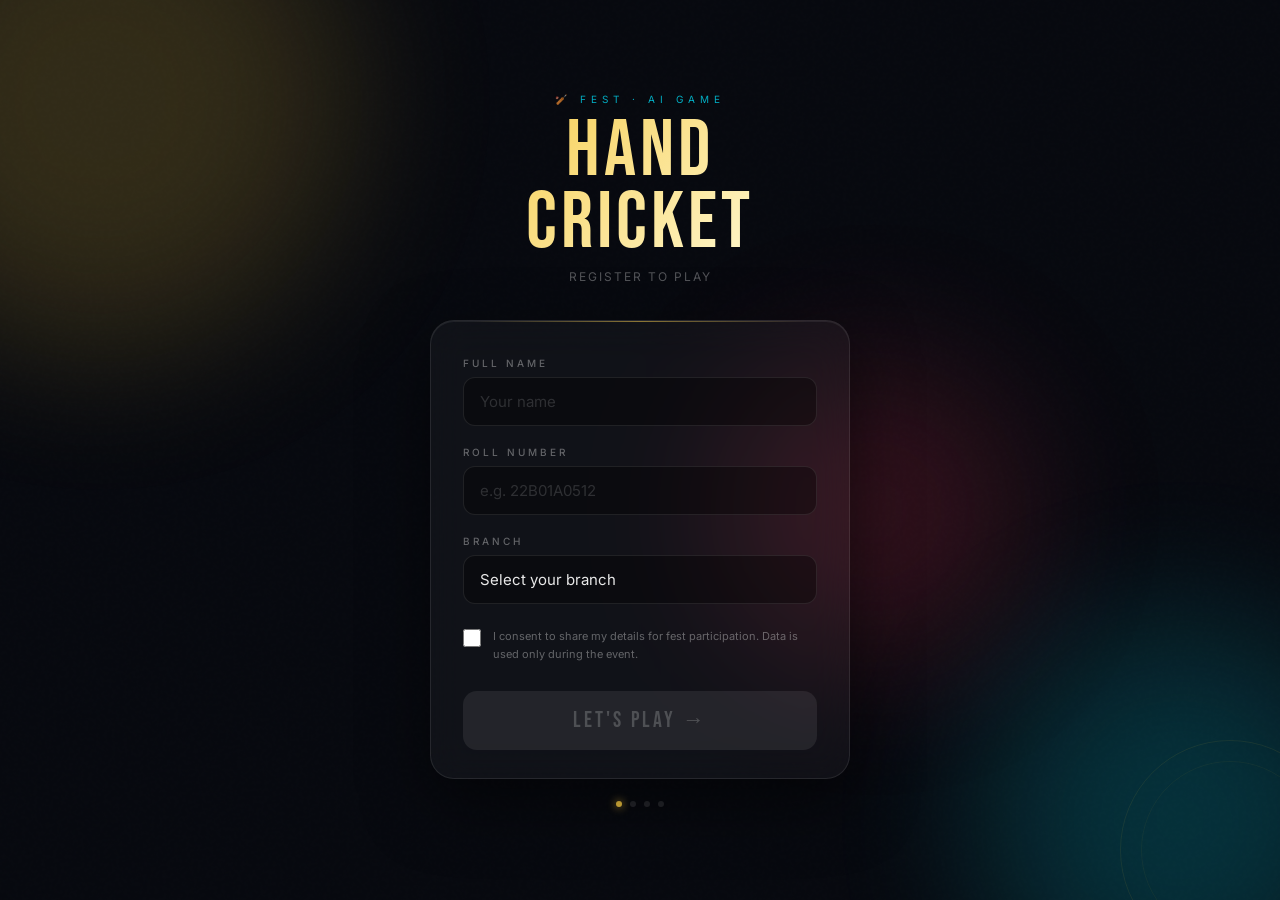
<file: index.html>
<!DOCTYPE html>
<html lang="en">
<head>
  <meta charset="UTF-8">
  <title>AI Hand Cricket | Register</title>
  <meta name="viewport" content="width=device-width, initial-scale=1.0">
  <link href="https://fonts.googleapis.com/css2?family=Bebas+Neue&family=Inter:wght@300;400;500;600&display=swap" rel="stylesheet">
  <style>
    *, *::before, *::after { margin:0; padding:0; box-sizing:border-box; }

    :root {
      --gold: #f5c842;
      --cyan: #00e5ff;
      --red: #ff3b5c;
      --bg: #07090f;
      --card: rgba(255,255,255,0.04);
      --border: rgba(255,255,255,0.09);
      --text: #e8e8e8;
    }

    body {
      background: var(--bg);
      min-height: 100vh;
      display: flex;
      align-items: center;
      justify-content: center;
      font-family: 'Inter', sans-serif;
      color: var(--text);
      overflow: hidden;
      position: relative;
    }

    /* Animated background blobs */
    .blob {
      position: fixed;
      border-radius: 50%;
      filter: blur(80px);
      opacity: 0.18;
      pointer-events: none;
      animation: drift 18s ease-in-out infinite;
    }
    .blob1 { width: 500px; height: 500px; background: var(--gold); top: -150px; left: -150px; animation-delay: 0s; }
    .blob2 { width: 400px; height: 400px; background: var(--cyan); bottom: -120px; right: -100px; animation-delay: -6s; }
    .blob3 { width: 300px; height: 300px; background: var(--red); top: 40%; right: 20%; animation-delay: -12s; }
    @keyframes drift {
      0%, 100% { transform: translate(0,0) scale(1); }
      33%       { transform: translate(30px,-40px) scale(1.07); }
      66%       { transform: translate(-20px,30px) scale(0.95); }
    }

    /* Grain overlay */
    body::after {
      content: '';
      position: fixed;
      inset: 0;
      background-image: url("data:image/svg+xml,%3Csvg viewBox='0 0 256 256' xmlns='http://www.w3.org/2000/svg'%3E%3Cfilter id='noise'%3E%3CfeTurbulence type='fractalNoise' baseFrequency='0.9' numOctaves='4' stitchTiles='stitch'/%3E%3C/filter%3E%3Crect width='100%25' height='100%25' filter='url(%23noise)' opacity='0.04'/%3E%3C/svg%3E");
      pointer-events: none;
      z-index: 0;
      opacity: 0.35;
    }

    .page { position: relative; z-index: 1; width: 100%; max-width: 460px; padding: 20px; }

    /* Header */
    .header { text-align: center; margin-bottom: 36px; }
    .eyebrow {
      font-size: 10px;
      letter-spacing: 5px;
      text-transform: uppercase;
      color: var(--cyan);
      margin-bottom: 10px;
      opacity: 0.75;
    }
    .title {
      font-family: 'Bebas Neue', sans-serif;
      font-size: clamp(52px, 12vw, 80px);
      letter-spacing: 4px;
      line-height: 0.9;
      background: linear-gradient(135deg, var(--gold) 0%, #fff8d0 50%, var(--gold) 100%);
      background-size: 200% auto;
      -webkit-background-clip: text;
      -webkit-text-fill-color: transparent;
      animation: shimmer 3s linear infinite;
    }
    @keyframes shimmer { to { background-position: 200% center; } }
    .subtitle {
      margin-top: 10px;
      font-size: 12px;
      color: rgba(255,255,255,0.3);
      letter-spacing: 2px;
      text-transform: uppercase;
    }

    /* Card */
    .card {
      background: var(--card);
      border: 1px solid var(--border);
      border-radius: 24px;
      padding: 36px 32px 28px;
      backdrop-filter: blur(20px);
      box-shadow: 0 24px 64px rgba(0,0,0,0.5), inset 0 1px 0 rgba(255,255,255,0.07);
      position: relative;
      overflow: hidden;
    }
    .card::before {
      content: '';
      position: absolute;
      top: 0; left: 10%; right: 10%;
      height: 1px;
      background: linear-gradient(90deg, transparent, var(--gold), transparent);
      opacity: 0.5;
    }

    /* Fields */
    .field { margin-bottom: 20px; }
    .field label {
      display: block;
      font-size: 10px;
      letter-spacing: 3px;
      text-transform: uppercase;
      color: rgba(255,255,255,0.35);
      margin-bottom: 8px;
      font-weight: 500;
    }
    .field input,
    .field select {
      width: 100%;
      padding: 14px 16px;
      background: rgba(0,0,0,0.35);
      border: 1px solid var(--border);
      border-radius: 12px;
      color: var(--text);
      font-family: 'Inter', sans-serif;
      font-size: 15px;
      outline: none;
      transition: border-color 0.2s, box-shadow 0.2s;
      -webkit-appearance: none;
    }
    .field select option { background: #10141e; color: #fff; }
    .field input::placeholder { color: rgba(255,255,255,0.15); }
    .field input:focus,
    .field select:focus {
      border-color: var(--gold);
      box-shadow: 0 0 0 3px rgba(245,200,66,0.12);
    }
    .field input.valid { border-color: rgba(0,229,255,0.4); }

    /* Consent */
    .consent {
      display: flex;
      align-items: flex-start;
      gap: 12px;
      margin: 24px 0 4px;
    }
    .consent input[type="checkbox"] {
      width: 18px; height: 18px; flex-shrink: 0;
      accent-color: var(--gold);
      margin-top: 1px;
      cursor: pointer;
    }
    .consent label {
      font-size: 11px;
      color: rgba(255,255,255,0.35);
      line-height: 1.6;
      cursor: pointer;
    }

    /* Button */
    .btn {
      width: 100%;
      margin-top: 24px;
      padding: 16px;
      border: none;
      border-radius: 14px;
      font-family: 'Bebas Neue', sans-serif;
      font-size: 22px;
      letter-spacing: 3px;
      cursor: pointer;
      background: linear-gradient(135deg, var(--gold) 0%, #f0a030 100%);
      color: #07090f;
      box-shadow: 0 8px 32px rgba(245,200,66,0.35);
      transition: transform 0.2s, box-shadow 0.2s, opacity 0.2s;
    }
    .btn:hover:not(:disabled) {
      transform: translateY(-2px);
      box-shadow: 0 14px 40px rgba(245,200,66,0.55);
    }
    .btn:disabled {
      background: rgba(255,255,255,0.08);
      color: rgba(255,255,255,0.2);
      box-shadow: none;
      cursor: not-allowed;
    }

    /* Step dots */
    .steps {
      display: flex;
      justify-content: center;
      gap: 8px;
      margin-top: 22px;
    }
    .step-dot {
      width: 6px; height: 6px; border-radius: 50%;
      background: rgba(255,255,255,0.12);
    }
    .step-dot.active { background: var(--gold); box-shadow: 0 0 8px var(--gold); }

    /* Decorative cricket ball */
    .cricket-deco {
      position: fixed;
      bottom: -60px; right: -60px;
      width: 220px; height: 220px;
      border-radius: 50%;
      border: 1px solid rgba(245,200,66,0.08);
      pointer-events: none;
      z-index: 0;
    }
    .cricket-deco::after {
      content: '';
      position: absolute;
      inset: 20px;
      border-radius: 50%;
      border: 1px solid rgba(245,200,66,0.05);
    }

    /* Entrance animation */
    .page { animation: fadeUp 0.7s cubic-bezier(0.22,1,0.36,1) both; }
    @keyframes fadeUp { from { opacity:0; transform:translateY(28px); } to { opacity:1; transform:none; } }
  </style>
</head>
<body>
  <div class="blob blob1"></div>
  <div class="blob blob2"></div>
  <div class="blob blob3"></div>
  <div class="cricket-deco"></div>

  <div class="page">
    <div class="header">
      <div class="eyebrow">🏏 Fest · AI Game</div>
      <div class="title">Hand<br>Cricket</div>
      <div class="subtitle">Register to Play</div>
    </div>

    <div class="card">
      <form id="regForm">
        <div class="field">
          <label>Full Name</label>
          <input type="text" id="name" placeholder="Your name" autocomplete="off" required>
        </div>

        <div class="field">
          <label>Roll Number</label>
          <input type="text" id="rollno" placeholder="e.g. 22B01A0512" autocomplete="off" required>
        </div>

        <div class="field">
          <label>Branch</label>
          <select id="branch" required>
            <option value="">Select your branch</option>
            <option value="CSE">Computer Science and Engineering</option>
            <option value="ECE">Electronics and Communication Engineering</option>
            <option value="EEE">Electrical and Electronics Engineering</option>
            <option value="ME">Mechanical Engineering</option>
            <option value="CH">Chemical Engineering</option>
            <option value="MT">Metallurgical Engineering</option>
            <option value="BT">Biotechnology</option>
            <option value="CE">Civil Engineering</option>
          </select>
        </div>

        <div class="consent">
          <input type="checkbox" id="consent">
          <label for="consent">I consent to share my details for fest participation. Data is used only during the event.</label>
        </div>

        <button class="btn" type="submit" id="submitBtn" disabled>
          Let's Play →
        </button>
      </form>
    </div>

    <div class="steps">
      <div class="step-dot active"></div>
      <div class="step-dot"></div>
      <div class="step-dot"></div>
      <div class="step-dot"></div>
    </div>
  </div>

  <script>
    const form      = document.getElementById("regForm");
    const submitBtn = document.getElementById("submitBtn");
    const consent   = document.getElementById("consent");
    const nameInput = document.getElementById("name");
    const rollInput = document.getElementById("rollno");
    const branch    = document.getElementById("branch");

    function checkValid() {
      submitBtn.disabled = !(
        nameInput.value.trim() &&
        rollInput.value.trim() &&
        branch.value &&
        consent.checked
      );
    }
    [nameInput, rollInput, branch, consent].forEach(el => el.addEventListener("input", checkValid));
    [nameInput, rollInput, branch, consent].forEach(el => el.addEventListener("change", checkValid));

    // Live validation glow
    nameInput.addEventListener("input", () => {
      nameInput.classList.toggle("valid", nameInput.value.trim().length > 1);
    });
    rollInput.addEventListener("input", () => {
      rollInput.classList.toggle("valid", rollInput.value.trim().length > 3);
    });

    form.addEventListener("submit", e => {
      e.preventDefault();
      const data = {
        name: nameInput.value.trim(),
        rollno: rollInput.value.trim(),
        branch: branch.value,
        registeredAt: new Date().toISOString()
      };
      localStorage.setItem("currentPlayer", JSON.stringify(data));
      let all = JSON.parse(localStorage.getItem("allPlayers")) || [];
      all.push(data);
      localStorage.setItem("allPlayers", JSON.stringify(all));

      submitBtn.textContent = "✓ Loading Rules...";
      submitBtn.disabled = true;
      setTimeout(() => { window.location.href = "2.html"; }, 600);
    });
  </script>
</body>
</html>
</file>
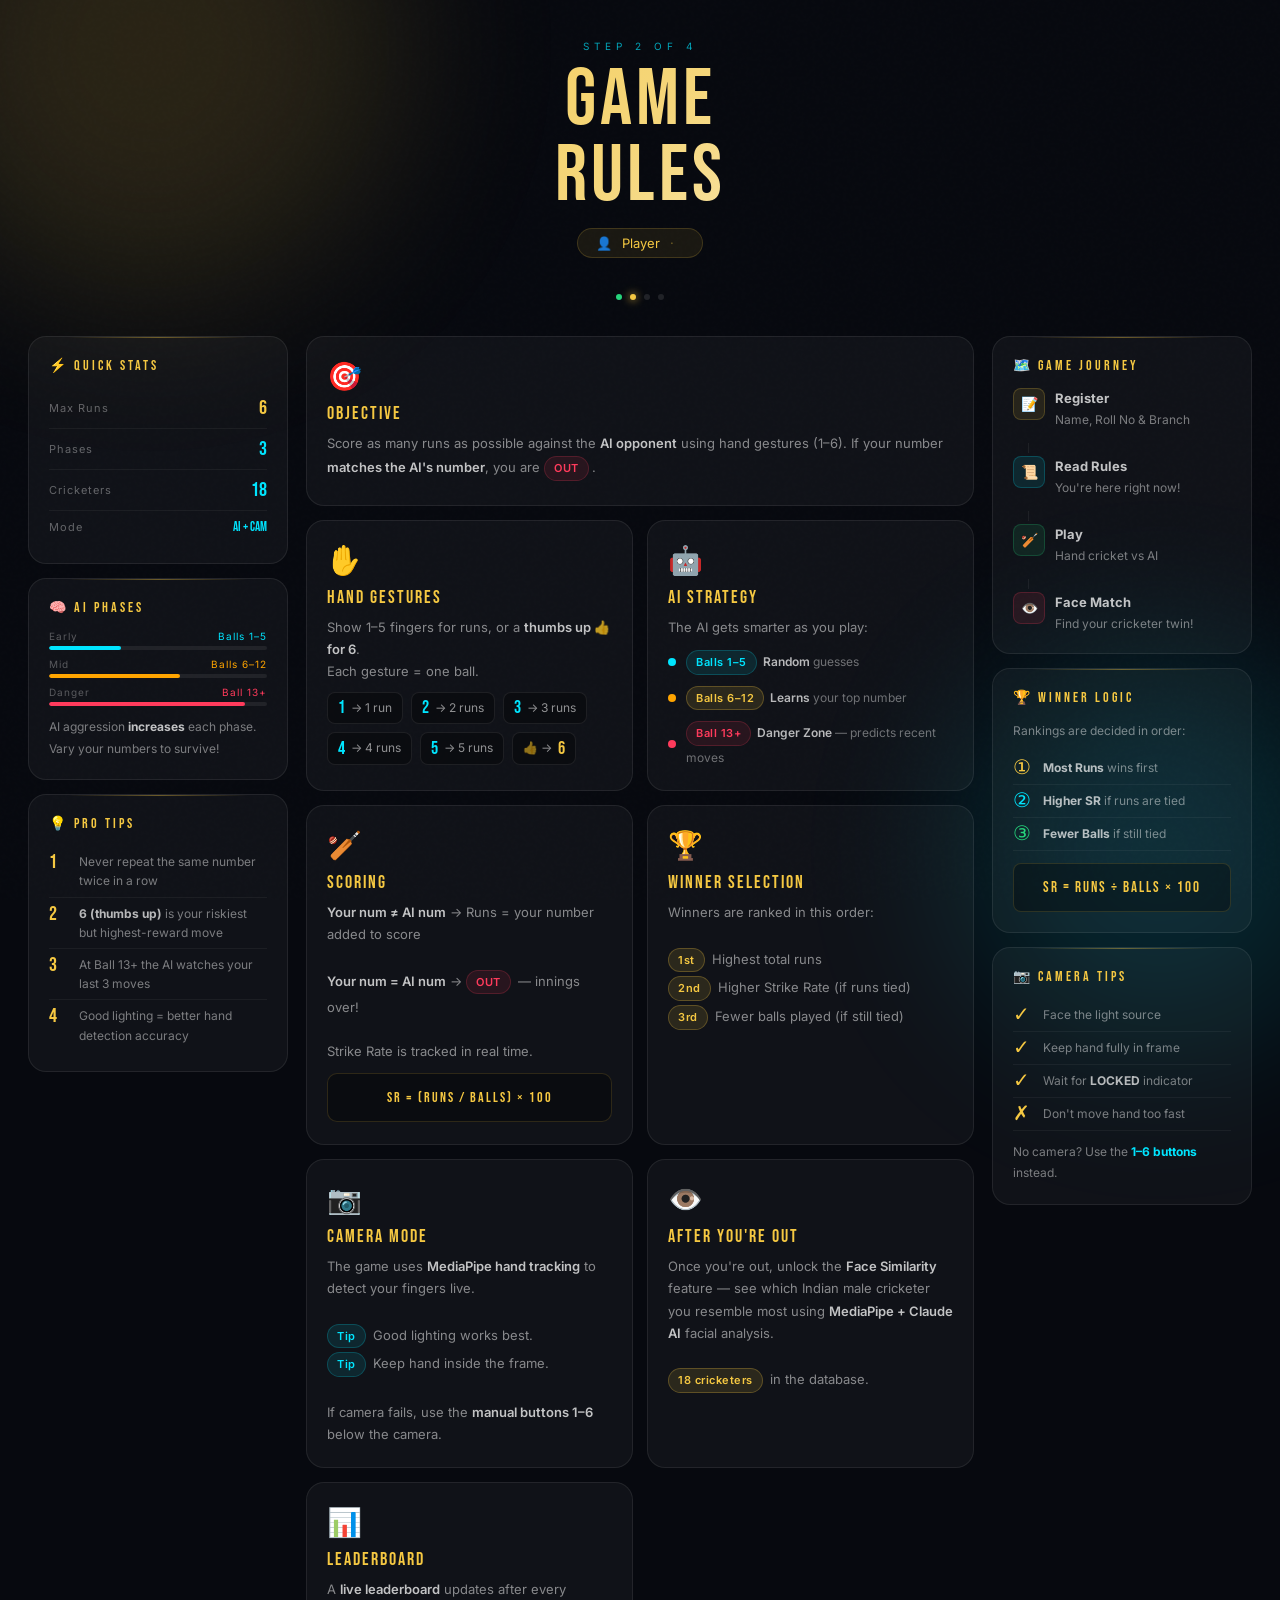
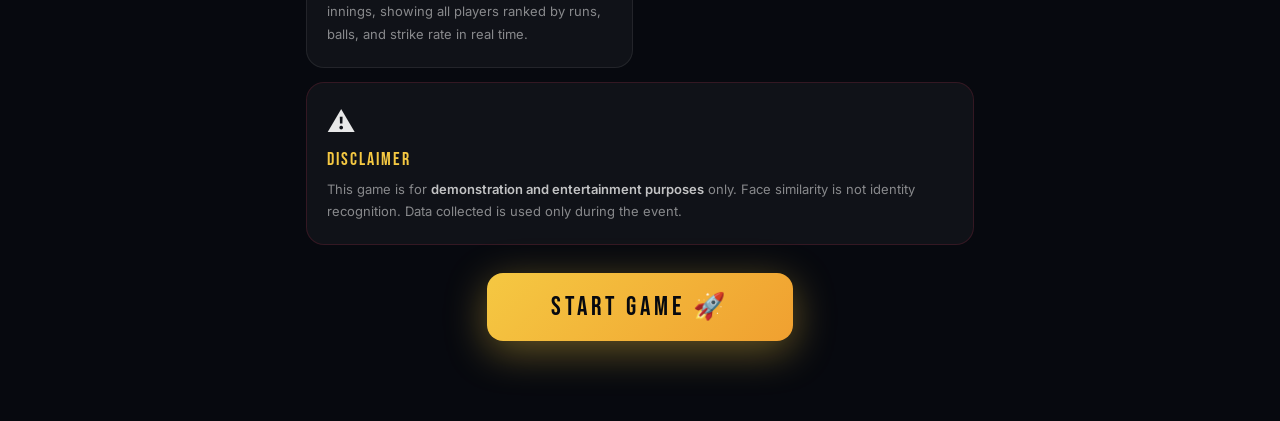
<file: 2.html>
<!DOCTYPE html>
<html lang="en">
<head>
  <meta charset="UTF-8">
  <title>AI Hand Cricket | Rules</title>
  <meta name="viewport" content="width=device-width, initial-scale=1.0">
  <link href="https://fonts.googleapis.com/css2?family=Bebas+Neue&family=Inter:wght@300;400;500;600&display=swap" rel="stylesheet">
  <style>
    *, *::before, *::after { margin: 0; padding: 0; box-sizing: border-box; }

    :root {
      --gold: #f5c842;
      --gold2: #f5d67a;
      --cyan: #00e5ff;
      --red: #ff3b5c;
      --green: #26d47c;
      --bg: #07090f;
      --card: rgba(255,255,255,0.04);
      --border: rgba(255,255,255,0.08);
      --text: #e8e8e8;
    }

    body {
      background: var(--bg);
      min-height: 100vh;
      font-family: 'Inter', sans-serif;
      color: var(--text);
      position: relative;
      overflow-x: hidden;
    }

    .blob { position: fixed; border-radius: 50%; filter: blur(90px); opacity: 0.14; pointer-events: none; }
    .blob1 { width: 500px; height: 500px; background: var(--gold); top: -200px; left: -100px; }
    .blob2 { width: 400px; height: 400px; background: var(--cyan); bottom: -150px; right: -80px; }

    body::after {
      content: '';
      position: fixed; inset: 0;
      background-image: url("data:image/svg+xml,%3Csvg viewBox='0 0 256 256' xmlns='http://www.w3.org/2000/svg'%3E%3Cfilter id='noise'%3E%3CfeTurbulence type='fractalNoise' baseFrequency='0.9' numOctaves='4' stitchTiles='stitch'/%3E%3C/filter%3E%3Crect width='100%25' height='100%25' filter='url(%23noise)' opacity='0.04'/%3E%3C/svg%3E");
      pointer-events: none; z-index: 0; opacity: 0.3;
    }

    .page {
      position: relative; z-index: 1;
      max-width: 1280px; margin: 0 auto;
      padding: 40px 28px 80px;
    }

    /* Header */
    .header { text-align: center; margin-bottom: 36px; }
    .eyebrow { font-size: 10px; letter-spacing: 5px; color: var(--cyan); text-transform: uppercase; margin-bottom: 10px; opacity: 0.7; }
    .title {
      font-family: 'Bebas Neue', sans-serif;
      font-size: clamp(48px, 7vw, 80px);
      letter-spacing: 4px;
      line-height: 0.95;
      background: linear-gradient(135deg, var(--gold), var(--gold2), #fff);
      -webkit-background-clip: text; -webkit-text-fill-color: transparent;
    }
    .player-strip {
      display: inline-flex; align-items: center; gap: 10px;
      margin-top: 14px; padding: 6px 18px;
      background: rgba(245,200,66,0.08);
      border: 1px solid rgba(245,200,66,0.18);
      border-radius: 100px;
      font-size: 13px; color: var(--gold);
    }

    /* Steps nav */
    .steps-nav {
      display: flex; justify-content: center; gap: 8px; margin-bottom: 36px;
    }
    .snav-dot {
      width: 6px; height: 6px; border-radius: 50%;
      background: rgba(255,255,255,0.1);
    }
    .snav-dot.active { background: var(--gold); box-shadow: 0 0 8px var(--gold); }
    .snav-dot.done { background: var(--green); }

    /* ── 3-COLUMN LAYOUT ── */
    .layout {
      display: grid;
      grid-template-columns: 260px 1fr 260px;
      gap: 18px;
      align-items: start;
    }
    @media(max-width: 1024px) { .layout { grid-template-columns: 1fr; } }
    @media(min-width: 1025px) {
      .sidebar-left, .sidebar-right { position: sticky; top: 24px; }
    }

    /* Sidebar panels */
    .sidebar-panel {
      background: var(--card);
      border: 1px solid var(--border);
      border-radius: 18px;
      padding: 20px;
      margin-bottom: 14px;
      position: relative; overflow: hidden;
      animation: fadeUp 0.6s cubic-bezier(0.22,1,0.36,1) both;
    }
    .sidebar-panel::before {
      content: ''; position: absolute; top: 0; left: 15%; right: 15%; height: 1px;
      background: linear-gradient(90deg, transparent, var(--gold), transparent);
      opacity: 0.4;
    }
    .sp-title {
      font-family: 'Bebas Neue', sans-serif;
      font-size: 14px; letter-spacing: 3px; color: var(--gold);
      margin-bottom: 14px; display: flex; align-items: center; gap: 8px;
    }
    .sp-body { font-size: 12px; color: rgba(255,255,255,0.45); line-height: 1.8; }
    .sp-body strong { color: rgba(255,255,255,0.75); }

    /* Quick stats */
    .stat-row { display: flex; justify-content: space-between; align-items: center;
      padding: 8px 0; border-bottom: 1px solid rgba(255,255,255,0.05); }
    .stat-row:last-child { border-bottom: none; }
    .stat-label { font-size: 11px; color: rgba(255,255,255,0.35); letter-spacing: 1px; }
    .stat-val { font-family: 'Bebas Neue', sans-serif; font-size: 20px; color: var(--cyan); }

    /* Tips list */
    .tip-item { display: flex; gap: 10px; align-items: flex-start; padding: 6px 0;
      border-bottom: 1px solid rgba(255,255,255,0.05); }
    .tip-item:last-child { border-bottom: none; }
    .tip-num { font-family: 'Bebas Neue', sans-serif; font-size: 20px; color: var(--gold);
      line-height: 1; flex-shrink: 0; width: 20px; }
    .tip-text { font-size: 12px; color: rgba(255,255,255,0.45); line-height: 1.6; }
    .tip-text strong { color: rgba(255,255,255,0.7); }

    /* Journey steps */
    .journey-step { display: flex; gap: 10px; align-items: flex-start; margin-bottom: 14px; }
    .journey-step:last-child { margin-bottom: 0; }
    .js-icon { width: 32px; height: 32px; border-radius: 8px; display: flex; align-items: center;
      justify-content: center; font-size: 14px; flex-shrink: 0;
      background: rgba(245,200,66,0.1); border: 1px solid rgba(245,200,66,0.2); }
    .js-text { font-size: 12px; color: rgba(255,255,255,0.45); line-height: 1.6; }
    .js-text strong { color: rgba(255,255,255,0.75); font-size: 13px; display: block; margin-bottom: 1px; }
    .js-connector { width: 1px; background: rgba(255,255,255,0.06); margin: 3px 0 3px 15px; height: 10px; }

    /* Phase progress bar mini */
    .phase-bar { margin: 8px 0; }
    .pb-label { display: flex; justify-content: space-between; font-size: 10px;
      color: rgba(255,255,255,0.3); margin-bottom: 4px; letter-spacing: 1px; }
    .pb-track { height: 4px; background: rgba(255,255,255,0.07); border-radius: 4px; overflow: hidden; }
    .pb-fill { height: 100%; border-radius: 4px; }

    /* Rule cards — center column */
    .rules-grid {
      display: grid;
      grid-template-columns: 1fr 1fr;
      gap: 14px;
      margin-bottom: 16px;
    }
    @media(max-width: 560px) { .rules-grid { grid-template-columns: 1fr; } }

    .rule-card {
      background: var(--card);
      border: 1px solid var(--border);
      border-radius: 18px;
      padding: 22px 20px;
      position: relative;
      overflow: hidden;
      transition: border-color 0.2s, transform 0.2s;
      animation: fadeUp 0.6s cubic-bezier(0.22,1,0.36,1) both;
    }
    .rule-card:hover { border-color: rgba(245,200,66,0.3); transform: translateY(-2px); }
    .rule-card::before {
      content: ''; position: absolute; top: 0; left: 0; right: 0; height: 2px;
      opacity: 0;
      transition: opacity 0.2s;
    }
    .rule-card:hover::before { opacity: 1; }
    .rule-card.accent-gold::before { background: linear-gradient(90deg, transparent, var(--gold), transparent); }
    .rule-card.accent-cyan::before  { background: linear-gradient(90deg, transparent, var(--cyan), transparent); }
    .rule-card.accent-red::before   { background: linear-gradient(90deg, transparent, var(--red), transparent); }
    .rule-card.accent-green::before { background: linear-gradient(90deg, transparent, var(--green), transparent); }

    /* stagger */
    .rule-card:nth-child(1) { animation-delay: 0.05s; }
    .rule-card:nth-child(2) { animation-delay: 0.1s; }
    .rule-card:nth-child(3) { animation-delay: 0.15s; }
    .rule-card:nth-child(4) { animation-delay: 0.2s; }
    .rule-card:nth-child(5) { animation-delay: 0.25s; }
    .rule-card:nth-child(6) { animation-delay: 0.3s; }

    .rc-icon { font-size: 28px; margin-bottom: 10px; display: block; }
    .rc-title {
      font-family: 'Bebas Neue', sans-serif;
      font-size: 18px; letter-spacing: 2px; margin-bottom: 8px;
      color: var(--gold);
    }
    .rc-body { font-size: 13px; color: rgba(255,255,255,0.5); line-height: 1.7; }
    .rc-body strong { color: rgba(255,255,255,0.75); font-weight: 600; }
    .rc-body .tag {
      display: inline-block;
      padding: 2px 9px; border-radius: 100px;
      font-size: 11px; font-weight: 600; letter-spacing: 0.5px;
      margin: 2px 3px 2px 0;
    }
    .tag-gold { background: rgba(245,200,66,0.12); color: var(--gold); border: 1px solid rgba(245,200,66,0.25); }
    .tag-cyan  { background: rgba(0,229,255,0.1);  color: var(--cyan); border: 1px solid rgba(0,229,255,0.2); }
    .tag-red   { background: rgba(255,59,92,0.1);   color: var(--red);  border: 1px solid rgba(255,59,92,0.2); }
    .tag-green { background: rgba(38,212,124,0.1);  color: var(--green);border: 1px solid rgba(38,212,124,0.2); }

    /* Full-width card */
    .rule-card.full { grid-column: 1 / -1; }

    /* Gesture grid */
    .gesture-row {
      display: flex; gap: 8px; flex-wrap: wrap; margin-top: 8px;
    }
    .g-chip {
      display: flex; align-items: center; gap: 6px;
      background: rgba(0,0,0,0.3); border: 1px solid var(--border);
      border-radius: 8px; padding: 5px 10px;
      font-size: 12px; color: rgba(255,255,255,0.55);
    }
    .g-num {
      font-family: 'Bebas Neue', sans-serif;
      font-size: 18px; color: var(--cyan); line-height: 1;
    }

    /* Phase indicator */
    .phase-row { display: flex; flex-direction: column; gap: 7px; margin-top: 8px; }
    .phase-item { display: flex; align-items: center; gap: 10px; }
    .phase-dot { width: 8px; height: 8px; border-radius: 50%; flex-shrink: 0; }
    .phase-item .phase-desc { font-size: 12px; color: rgba(255,255,255,0.4); }
    .phase-item strong { color: rgba(255,255,255,0.7); }

    /* Winner formula */
    .formula-box {
      background: rgba(0,0,0,0.3); border: 1px solid rgba(245,200,66,0.15);
      border-radius: 10px; padding: 12px 16px; margin-top: 10px; text-align: center;
    }
    .formula-box code {
      font-size: 14px; color: var(--gold);
      font-family: 'Bebas Neue', monospace; letter-spacing: 2px;
    }

    /* Disclaimer */
    .disclaimer {
      border-color: rgba(255,59,92,0.15);
    }

    /* CTA */
    .cta-area { text-align: center; margin-top: 28px; animation: fadeUp 0.7s 0.4s both; }
    .cta-btn {
      display: inline-block;
      padding: 18px 64px;
      border: none; border-radius: 16px;
      font-family: 'Bebas Neue', sans-serif;
      font-size: 26px; letter-spacing: 4px;
      cursor: pointer;
      background: linear-gradient(135deg, var(--gold), #f0a030);
      color: #07090f;
      box-shadow: 0 10px 40px rgba(245,200,66,0.4);
      transition: transform 0.2s, box-shadow 0.2s;
    }
    .cta-btn:hover { transform: translateY(-3px); box-shadow: 0 16px 50px rgba(245,200,66,0.6); }

    @keyframes fadeUp { from { opacity:0; transform:translateY(20px); } to { opacity:1; transform:none; } }
  </style>
</head>
<body>
  <div class="blob blob1"></div>
  <div class="blob blob2"></div>

  <div class="page">
    <div class="header">
      <div class="eyebrow">Step 2 of 4</div>
      <div class="title">Game<br>Rules</div>
      <div class="player-strip">
        <span>👤</span>
        <span id="pname">Player</span>
        <span style="opacity:0.4">·</span>
        <span id="pbranch" style="opacity:0.6; font-size:11px">—</span>
      </div>
    </div>

    <div class="steps-nav">
      <div class="snav-dot done"></div>
      <div class="snav-dot active"></div>
      <div class="snav-dot"></div>
      <div class="snav-dot"></div>
    </div>

    <div class="layout">

    <!-- ── LEFT SIDEBAR ── -->
    <div class="sidebar-left">

      <div class="sidebar-panel" style="animation-delay:0.05s">
        <div class="sp-title">⚡ Quick Stats</div>
        <div class="stat-row"><span class="stat-label">Max Runs</span><span class="stat-val" style="color:var(--gold)">6</span></div>
        <div class="stat-row"><span class="stat-label">Phases</span><span class="stat-val">3</span></div>
        <div class="stat-row"><span class="stat-label">Cricketers</span><span class="stat-val">18</span></div>
        <div class="stat-row"><span class="stat-label">Mode</span><span class="stat-val" style="font-size:13px;color:var(--cyan)">AI + CAM</span></div>
      </div>

      <div class="sidebar-panel" style="animation-delay:0.1s">
        <div class="sp-title">🧠 AI Phases</div>
        <div class="phase-bar">
          <div class="pb-label"><span>Early</span><span style="color:var(--cyan)">Balls 1–5</span></div>
          <div class="pb-track"><div class="pb-fill" style="width:33%;background:var(--cyan)"></div></div>
        </div>
        <div class="phase-bar">
          <div class="pb-label"><span>Mid</span><span style="color:orange">Balls 6–12</span></div>
          <div class="pb-track"><div class="pb-fill" style="width:60%;background:orange"></div></div>
        </div>
        <div class="phase-bar">
          <div class="pb-label"><span>Danger</span><span style="color:var(--red)">Ball 13+</span></div>
          <div class="pb-track"><div class="pb-fill" style="width:90%;background:var(--red)"></div></div>
        </div>
        <div class="sp-body" style="margin-top:10px">AI aggression <strong>increases</strong> each phase. Vary your numbers to survive!</div>
      </div>

      <div class="sidebar-panel" style="animation-delay:0.15s">
        <div class="sp-title">💡 Pro Tips</div>
        <div class="tip-item"><div class="tip-num">1</div><div class="tip-text">Never repeat the same number twice in a row</div></div>
        <div class="tip-item"><div class="tip-num">2</div><div class="tip-text"><strong>6 (thumbs up)</strong> is your riskiest but highest-reward move</div></div>
        <div class="tip-item"><div class="tip-num">3</div><div class="tip-text">At Ball 13+ the AI watches your last 3 moves</div></div>
        <div class="tip-item"><div class="tip-num">4</div><div class="tip-text">Good lighting = better hand detection accuracy</div></div>
      </div>

    </div>

    <!-- ── CENTER: RULES ── -->
    <div class="center-col">
    <div class="rules-grid">

      <!-- Objective -->
      <div class="rule-card accent-gold full">
        <span class="rc-icon">🎯</span>
        <div class="rc-title">Objective</div>
        <div class="rc-body">
          Score as many runs as possible against the <strong>AI opponent</strong> using hand gestures (1–6).
          If your number <strong>matches the AI's number</strong>, you are <span class="tag tag-red">OUT</span>.
        </div>
      </div>

      <!-- Gestures -->
      <div class="rule-card accent-cyan">
        <span class="rc-icon">✋</span>
        <div class="rc-title">Hand Gestures</div>
        <div class="rc-body">
          Show 1–5 fingers for runs, or a <strong>thumbs up 👍 for 6</strong>.<br>
          Each gesture = one ball.
          <div class="gesture-row" style="margin-top:10px;">
            <div class="g-chip"><span class="g-num">1</span> → 1 run</div>
            <div class="g-chip"><span class="g-num">2</span> → 2 runs</div>
            <div class="g-chip"><span class="g-num">3</span> → 3 runs</div>
            <div class="g-chip"><span class="g-num">4</span> → 4 runs</div>
            <div class="g-chip"><span class="g-num">5</span> → 5 runs</div>
            <div class="g-chip">👍 → <span class="g-num" style="color:var(--gold)">6</span></div>
          </div>
        </div>
      </div>

      <!-- AI Strategy -->
      <div class="rule-card accent-red">
        <span class="rc-icon">🤖</span>
        <div class="rc-title">AI Strategy</div>
        <div class="rc-body">
          The AI gets smarter as you play:
          <div class="phase-row" style="margin-top:10px;">
            <div class="phase-item">
              <div class="phase-dot" style="background:var(--cyan);"></div>
              <div class="phase-desc"><span class="tag tag-cyan">Balls 1–5</span> <strong>Random</strong> guesses</div>
            </div>
            <div class="phase-item">
              <div class="phase-dot" style="background:orange;"></div>
              <div class="phase-desc"><span class="tag tag-gold">Balls 6–12</span> <strong>Learns</strong> your top number</div>
            </div>
            <div class="phase-item">
              <div class="phase-dot" style="background:var(--red);"></div>
              <div class="phase-desc"><span class="tag tag-red">Ball 13+</span> <strong>Danger Zone</strong> — predicts recent moves</div>
            </div>
          </div>
        </div>
      </div>

      <!-- Scoring -->
      <div class="rule-card accent-gold">
        <span class="rc-icon">🏏</span>
        <div class="rc-title">Scoring</div>
        <div class="rc-body">
          <strong>Your num ≠ AI num</strong> → Runs = your number added to score<br><br>
          <strong>Your num = AI num</strong> → <span class="tag tag-red">OUT</span> — innings over!<br><br>
          Strike Rate is tracked in real time.
          <div class="formula-box">
            <code>SR = (Runs / Balls) × 100</code>
          </div>
        </div>
      </div>

      <!-- Winner -->
      <div class="rule-card accent-green">
        <span class="rc-icon">🏆</span>
        <div class="rc-title">Winner Selection</div>
        <div class="rc-body">
          Winners are ranked in this order:
          <br><br>
          <span class="tag tag-gold">1st</span> Highest total runs<br>
          <span class="tag tag-gold">2nd</span> Higher Strike Rate (if runs tied)<br>
          <span class="tag tag-gold">3rd</span> Fewer balls played (if still tied)
        </div>
      </div>

      <!-- Camera -->
      <div class="rule-card accent-cyan">
        <span class="rc-icon">📷</span>
        <div class="rc-title">Camera Mode</div>
        <div class="rc-body">
          The game uses <strong>MediaPipe hand tracking</strong> to detect your fingers live.<br><br>
          <span class="tag tag-cyan">Tip</span> Good lighting works best.<br>
          <span class="tag tag-cyan">Tip</span> Keep hand inside the frame.<br><br>
          If camera fails, use the <strong>manual buttons 1–6</strong> below the camera.
        </div>
      </div>

      <!-- Face feature -->
      <div class="rule-card accent-gold">
        <span class="rc-icon">👁️</span>
        <div class="rc-title">After You're OUT</div>
        <div class="rc-body">
          Once you're out, unlock the <strong>Face Similarity</strong> feature — see which Indian male cricketer you resemble most using <strong>MediaPipe + Claude AI</strong> facial analysis.<br><br>
          <span class="tag tag-gold">18 cricketers</span> in the database.
        </div>
      </div>

      <!-- Leaderboard -->
      <div class="rule-card accent-green">
        <span class="rc-icon">📊</span>
        <div class="rc-title">Leaderboard</div>
        <div class="rc-body">
          A <strong>live leaderboard</strong> updates after every innings, showing all players ranked by runs, balls, and strike rate in real time.
        </div>
      </div>

      <!-- Disclaimer -->
      <div class="rule-card disclaimer full">
        <span class="rc-icon">⚠️</span>
        <div class="rc-title">Disclaimer</div>
        <div class="rc-body">
          This game is for <strong>demonstration and entertainment purposes</strong> only.
          Face similarity is not identity recognition. Data collected is used only during the event.
        </div>
      </div>

    </div><!-- end rules-grid -->

    <div class="cta-area">
      <button class="cta-btn" onclick="window.location.href='3.html'">Start Game 🚀</button>
    </div>
    </div><!-- end center-col -->

    <!-- ── RIGHT SIDEBAR ── -->
    <div class="sidebar-right">

      <div class="sidebar-panel" style="animation-delay:0.05s">
        <div class="sp-title">🗺️ Game Journey</div>
        <div class="journey-step">
          <div class="js-icon">📝</div>
          <div class="js-text"><strong>Register</strong>Name, Roll No &amp; Branch</div>
        </div>
        <div class="js-connector"></div>
        <div class="journey-step">
          <div class="js-icon" style="background:rgba(0,229,255,0.1);border-color:rgba(0,229,255,0.2)">📜</div>
          <div class="js-text"><strong>Read Rules</strong>You're here right now!</div>
        </div>
        <div class="js-connector"></div>
        <div class="journey-step">
          <div class="js-icon" style="background:rgba(38,212,124,0.1);border-color:rgba(38,212,124,0.2)">🏏</div>
          <div class="js-text"><strong>Play</strong>Hand cricket vs AI</div>
        </div>
        <div class="js-connector"></div>
        <div class="journey-step">
          <div class="js-icon" style="background:rgba(255,59,92,0.1);border-color:rgba(255,59,92,0.2)">👁️</div>
          <div class="js-text"><strong>Face Match</strong>Find your cricketer twin!</div>
        </div>
      </div>

      <div class="sidebar-panel" style="animation-delay:0.1s">
        <div class="sp-title">🏆 Winner Logic</div>
        <div class="sp-body">
          <div style="margin-bottom:10px">Rankings are decided in order:</div>
          <div class="tip-item"><div class="tip-num" style="color:var(--gold)">①</div><div class="tip-text"><strong>Most Runs</strong> wins first</div></div>
          <div class="tip-item"><div class="tip-num" style="color:var(--cyan)">②</div><div class="tip-text"><strong>Higher SR</strong> if runs are tied</div></div>
          <div class="tip-item"><div class="tip-num" style="color:var(--green)">③</div><div class="tip-text"><strong>Fewer Balls</strong> if still tied</div></div>
          <div style="margin-top:12px;padding:10px;background:rgba(0,0,0,0.3);border-radius:8px;border:1px solid rgba(245,200,66,0.15);text-align:center">
            <div style="font-family:'Bebas Neue',sans-serif;font-size:15px;color:var(--gold);letter-spacing:2px">SR = Runs ÷ Balls × 100</div>
          </div>
        </div>
      </div>

      <div class="sidebar-panel" style="animation-delay:0.15s">
        <div class="sp-title">📷 Camera Tips</div>
        <div class="tip-item"><div class="tip-num">✓</div><div class="tip-text">Face the light source</div></div>
        <div class="tip-item"><div class="tip-num">✓</div><div class="tip-text">Keep hand fully in frame</div></div>
        <div class="tip-item"><div class="tip-num">✓</div><div class="tip-text">Wait for <strong>LOCKED</strong> indicator</div></div>
        <div class="tip-item"><div class="tip-num">✗</div><div class="tip-text">Don't move hand too fast</div></div>
        <div style="margin-top:10px" class="sp-body">No camera? Use the <strong style="color:var(--cyan)">1–6 buttons</strong> instead.</div>
      </div>

    </div><!-- end sidebar-right -->

    </div><!-- end layout -->
  </div><!-- end page -->

  <script>
    const p = JSON.parse(localStorage.getItem("currentPlayer")) || {};
    document.getElementById("pname").textContent  = p.name   || "Player";
    document.getElementById("pbranch").textContent = p.branch || "";
  </script>
</body>
</html>
</file>
